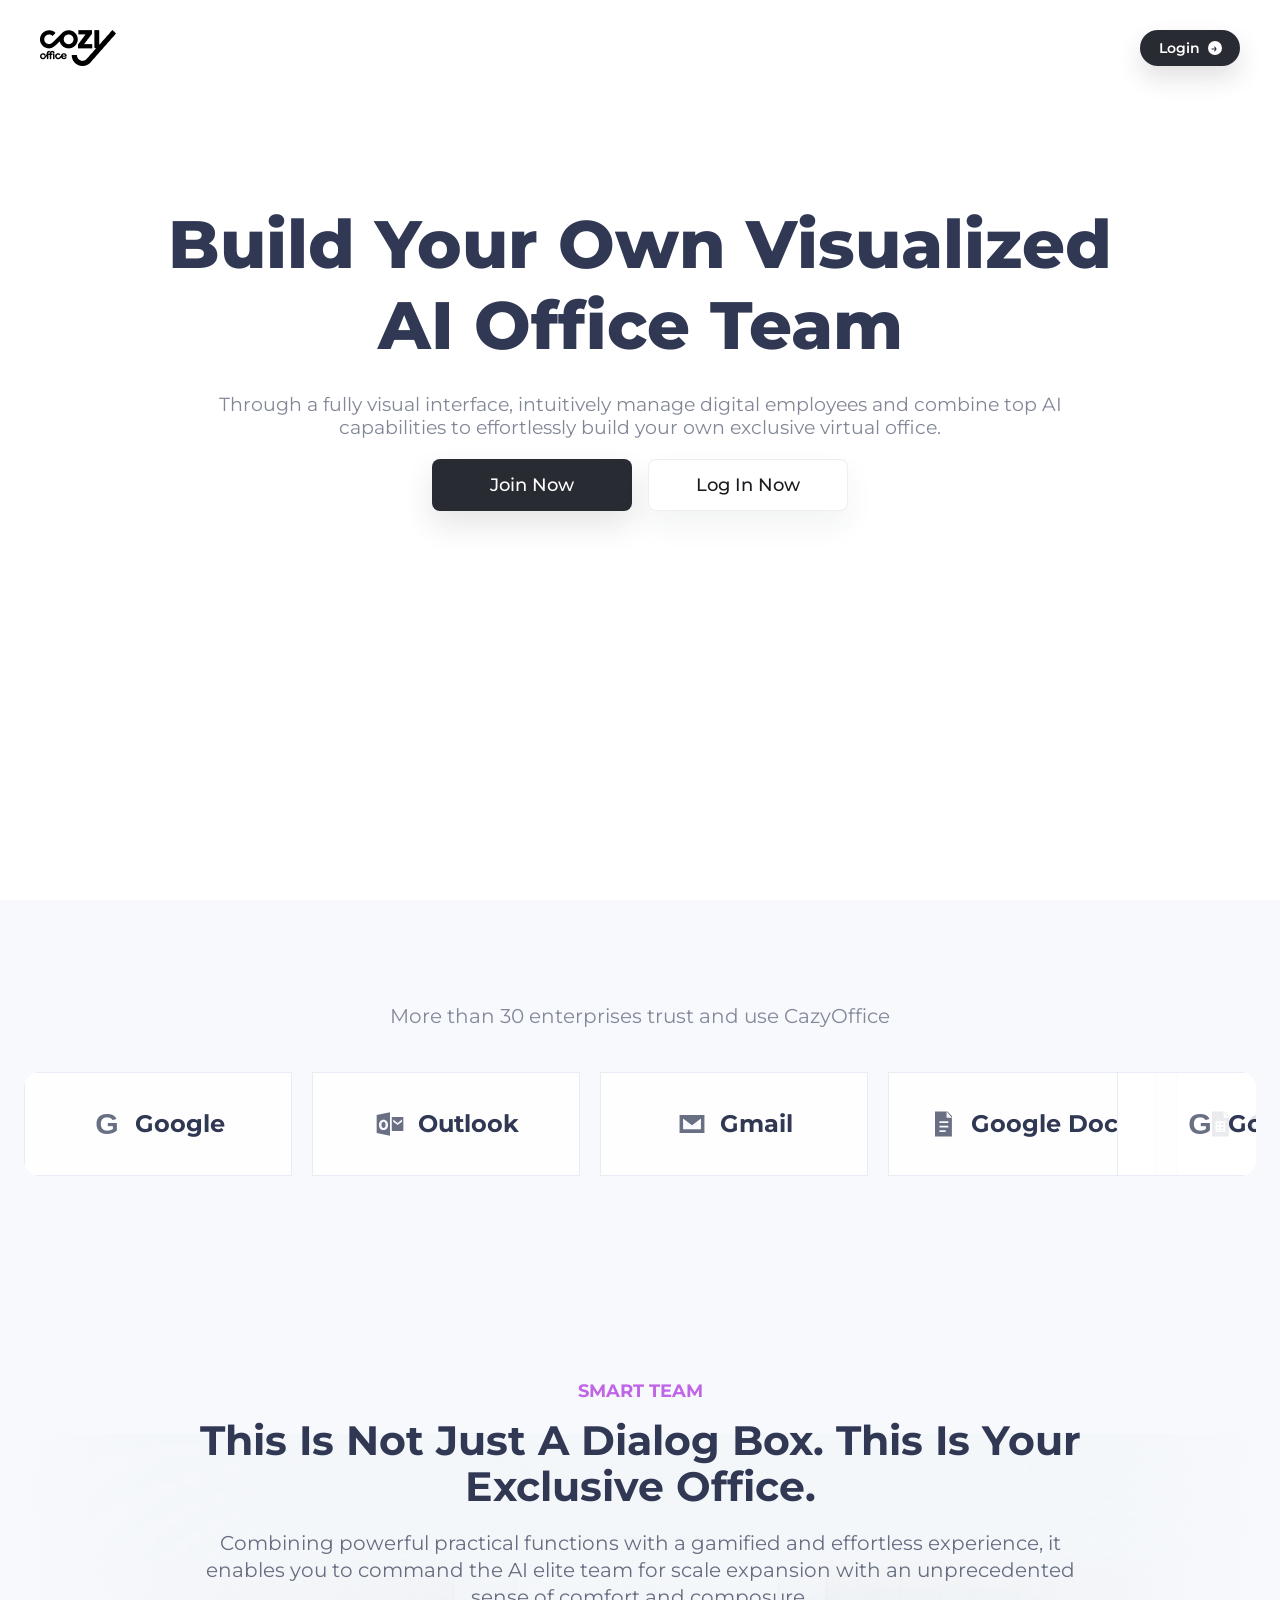
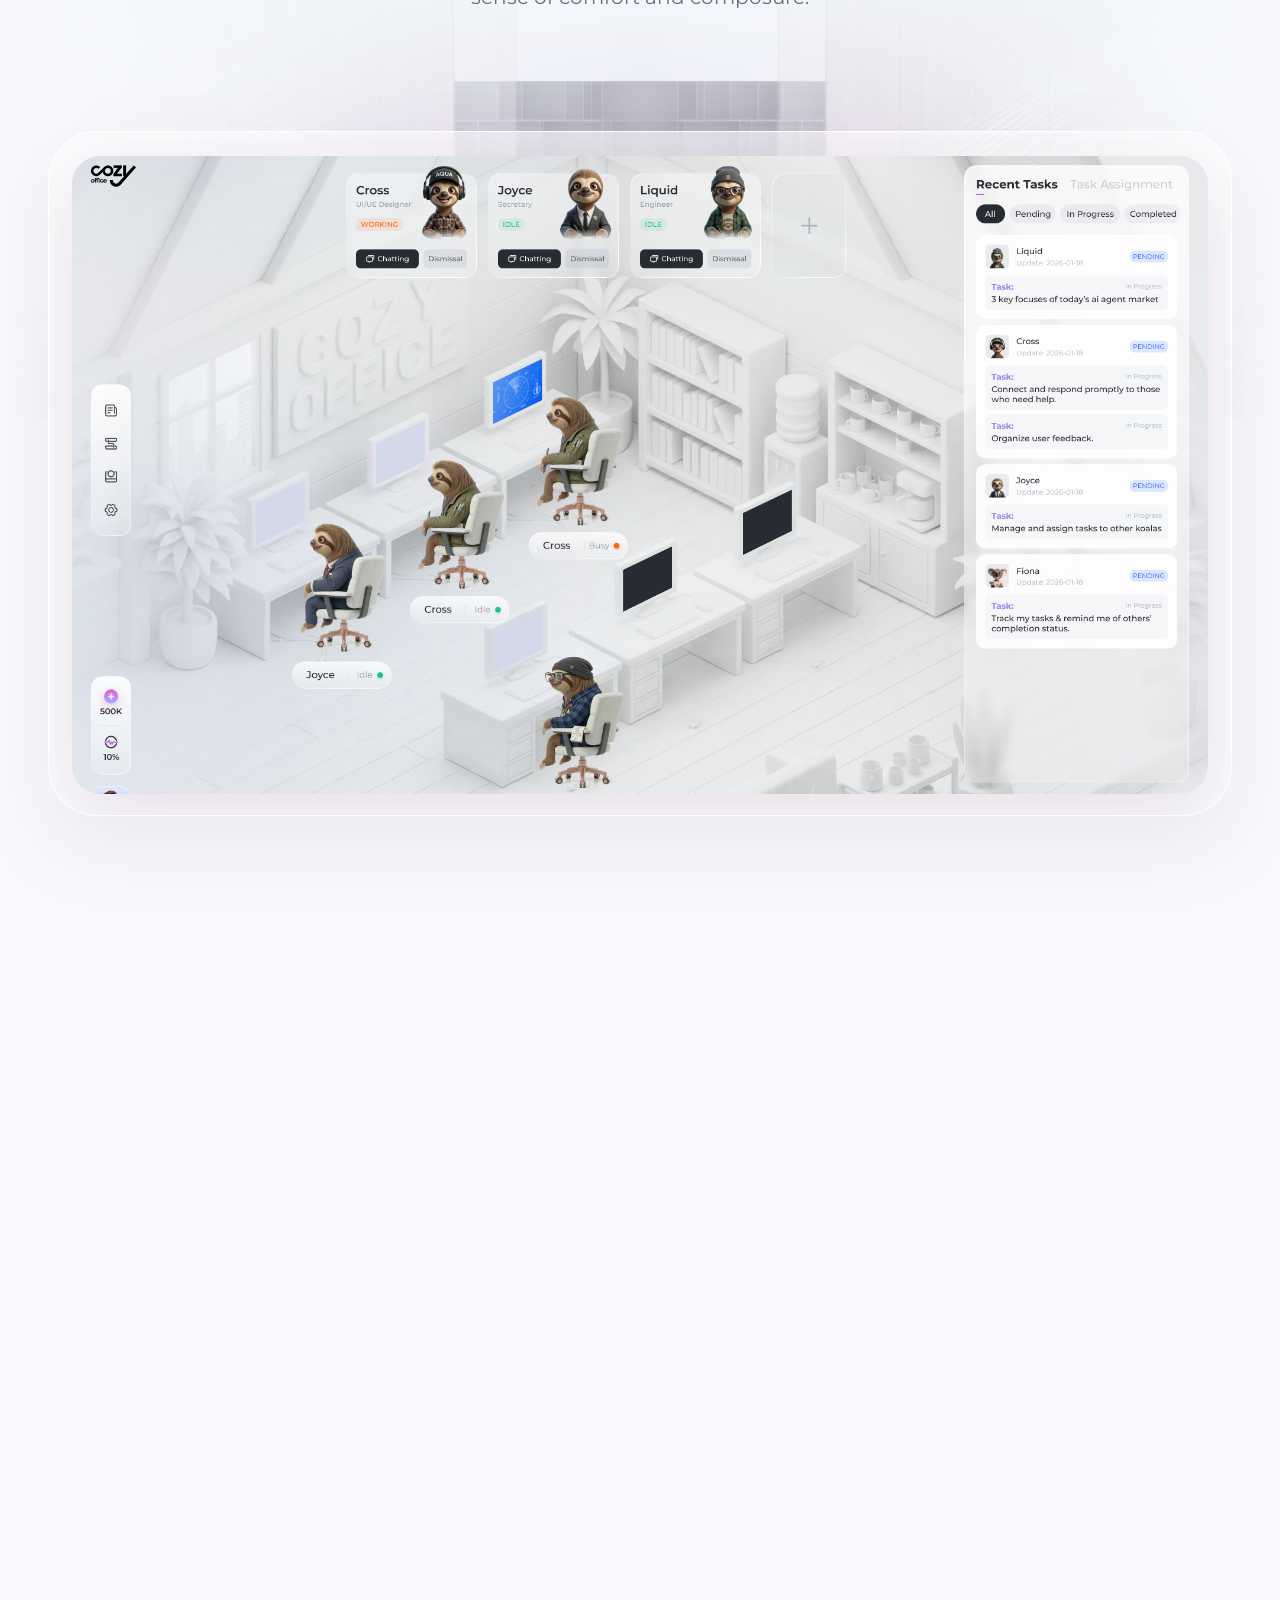
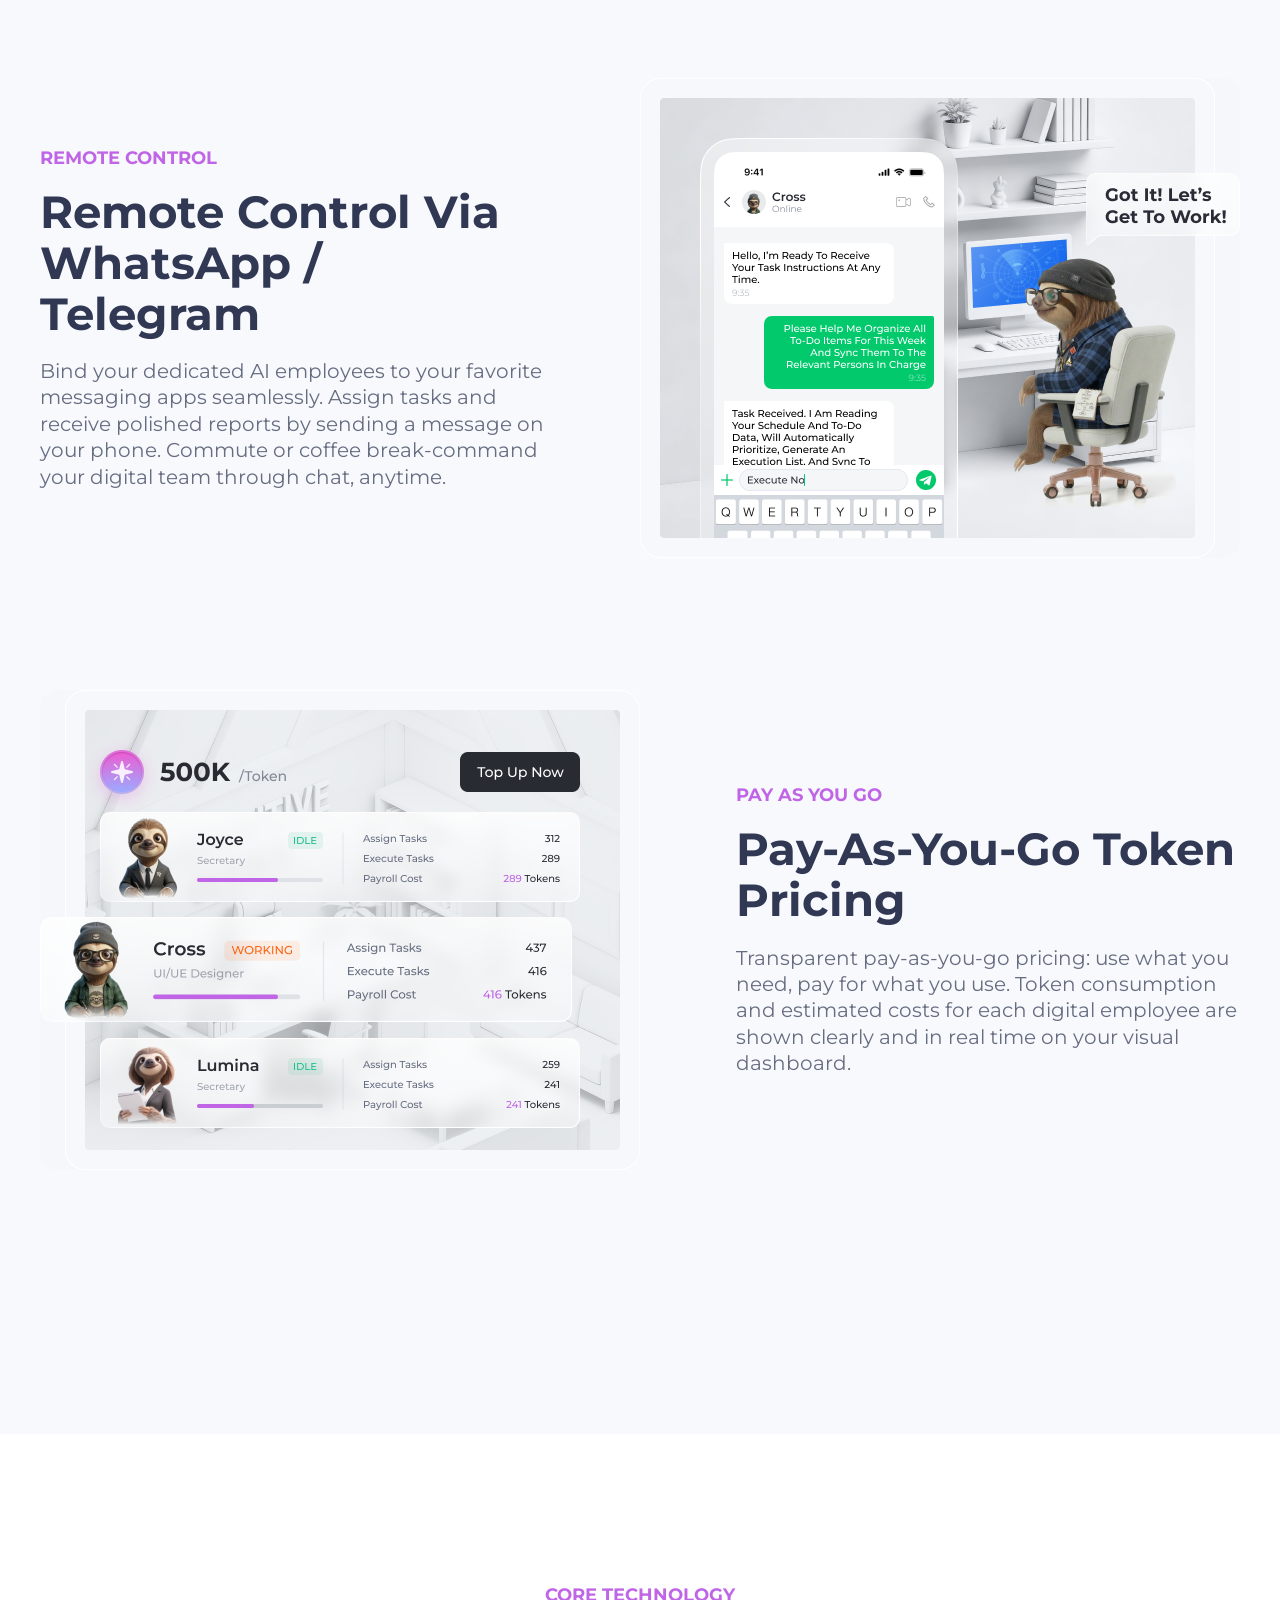
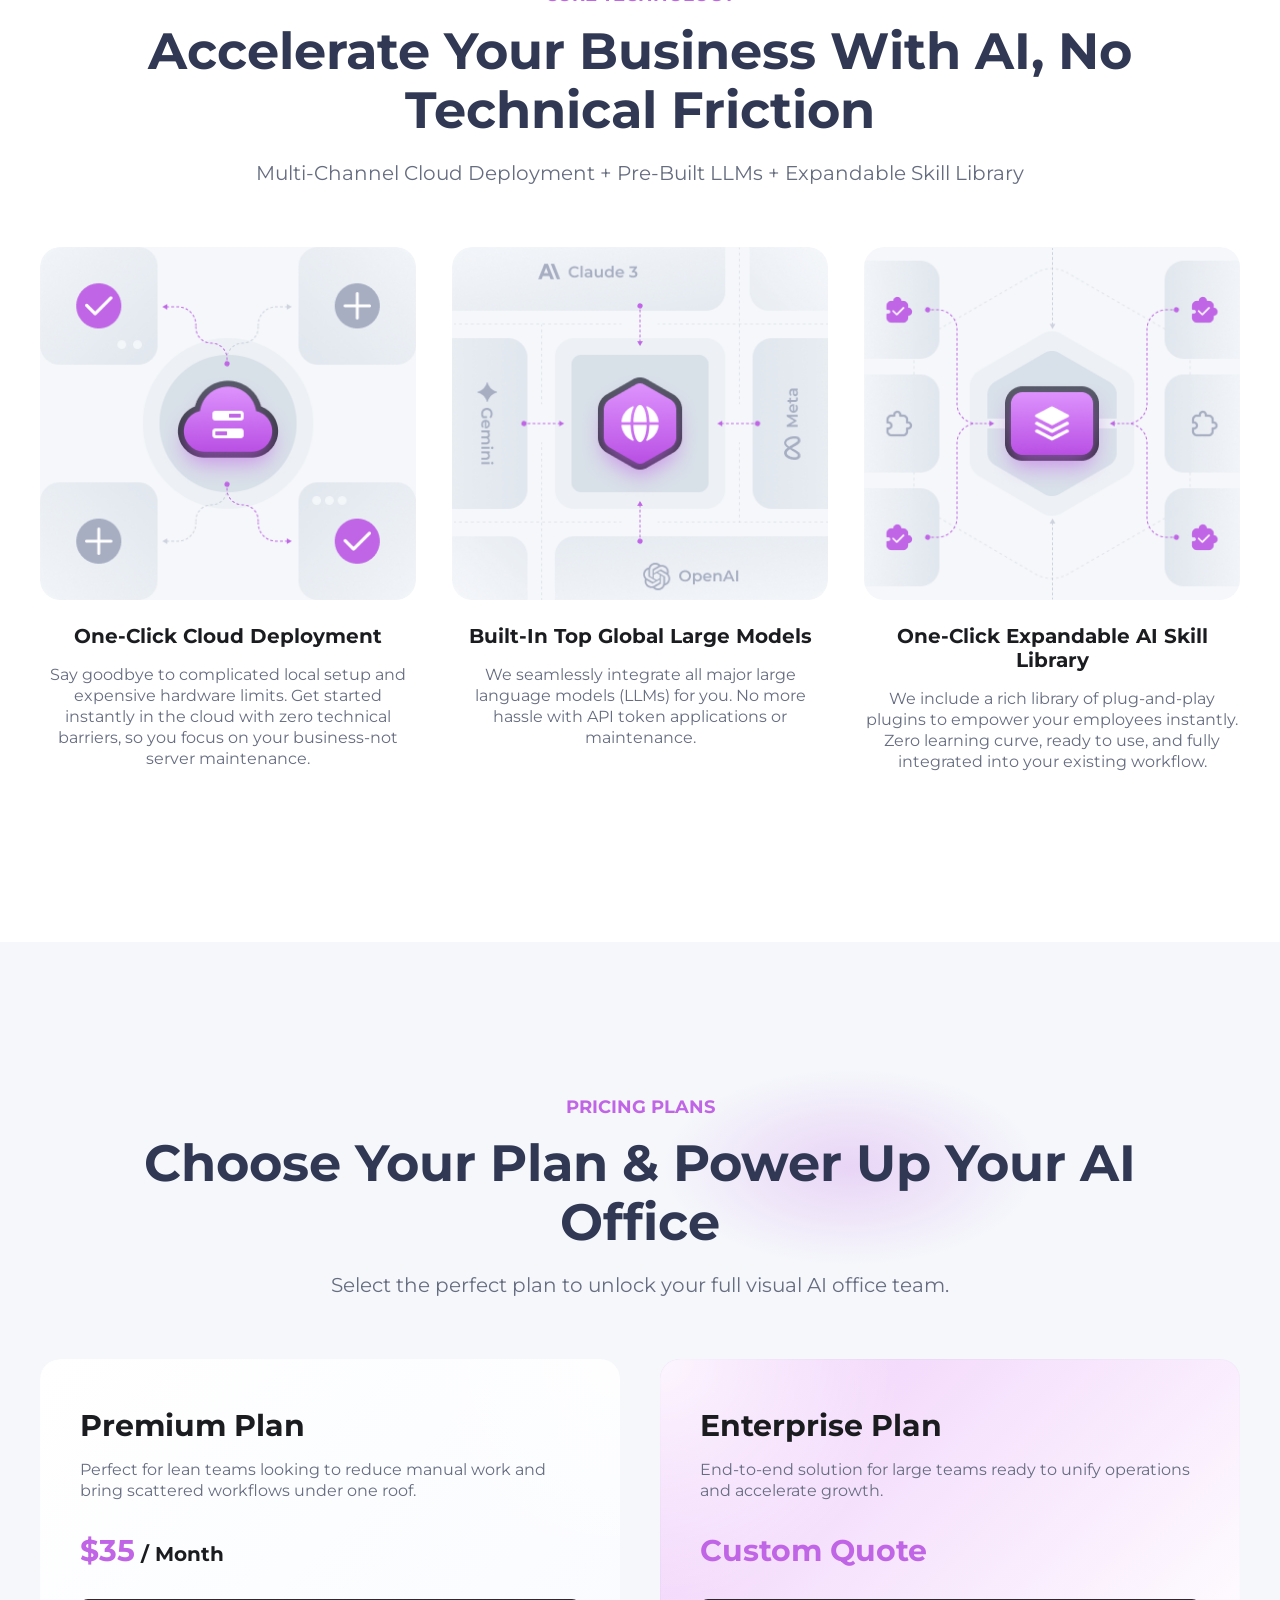
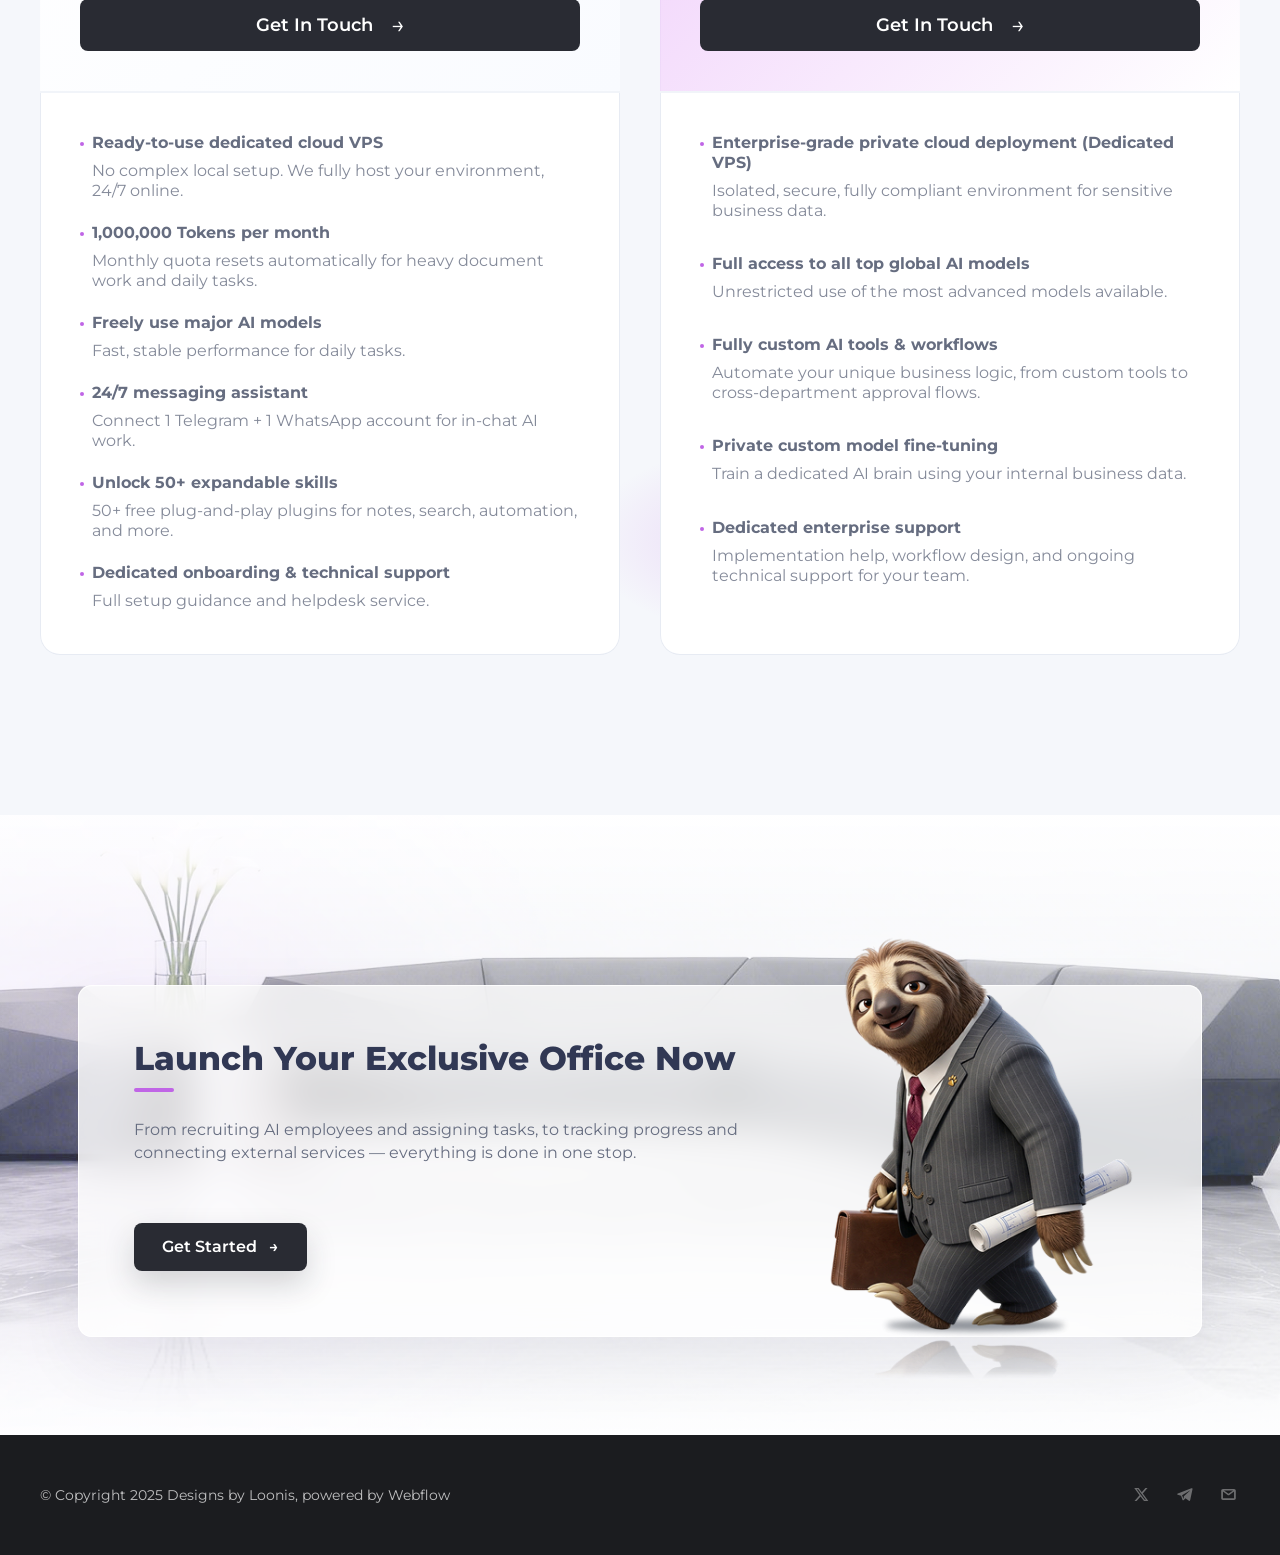
<file: index.html>
<!doctype html>
<html lang="en">
  <head>
    <meta charset="UTF-8" />
    <meta name="viewport" content="width=device-width, initial-scale=1.0" />
    <title>CozyOffice</title>
    <link rel="preconnect" href="https://fonts.googleapis.com" />
    <link rel="preconnect" href="https://fonts.gstatic.com" crossorigin />
    <link href="https://fonts.googleapis.com/css2?family=Montserrat:wght@400;500;600;700;800&display=swap" rel="stylesheet" />
    <link rel="stylesheet" href="./styles.css" />
  </head>
  <body>
    <header class="site-header">
      <a class="logo" href="#top" aria-label="CozyOffice home">
        <img src="./assets/logo.png" alt="CozyOffice" />
      </a>
      <nav class="nav-links" aria-label="Primary navigation">
        <a href="#features">Features</a>
        <a href="#technology">Technology</a>
        <a href="#pricing">Pricing</a>
      </nav>
      <a class="login-pill" href="#pricing">Login</a>
    </header>

    <main id="top">
      <section class="hero-section" aria-label="CozyOffice hero">
        <video class="hero-video" autoplay muted loop playsinline preload="auto" poster="./assets/hero-screen.jpg">
          <source src="./assets/hero-bg.mp4" type="video/mp4" />
        </video>
        <div class="hero-copy">
          <h1>Build Your Own Visualized AI Office Team</h1>
          <p>Through a fully visual interface, intuitively manage digital employees and combine top AI capabilities to effortlessly build your own exclusive virtual office.</p>
        </div>
        <div class="hero-hotspots" aria-label="Hero actions">
          <a class="hero-hotspot join-hotspot" href="#pricing">Join Now</a>
          <a class="hero-hotspot login-hotspot" href="#showcase">Log In Now</a>
        </div>
      </section>

      <section class="trusted-strip reveal-in" aria-label="Trusted integrations">
        <p>More than 30 enterprises trust and use CazyOffice</p>
        <div class="integration-window">
          <div class="integration-track">
            <div class="integration-set">
              <span><img class="brand-icon" src="./assets/integrations/google.svg" alt="" />Google</span>
              <span><img class="brand-icon" src="./assets/integrations/outlook.svg" alt="" />Outlook</span>
              <span><img class="brand-icon" src="./assets/integrations/gmail.svg" alt="" />Gmail</span>
              <span><img class="brand-icon" src="./assets/integrations/doc.svg" alt="" />Google Doc</span>
              <span><img class="brand-icon" src="./assets/integrations/sheet.svg" alt="" />Google Sheet</span>
              <span><img class="brand-icon" src="./assets/integrations/telegram.svg" alt="" />Telegram</span>
            </div>
            <div class="integration-set" aria-hidden="true">
              <span><img class="brand-icon" src="./assets/integrations/google.svg" alt="" />Google</span>
              <span><img class="brand-icon" src="./assets/integrations/outlook.svg" alt="" />Outlook</span>
              <span><img class="brand-icon" src="./assets/integrations/gmail.svg" alt="" />Gmail</span>
              <span><img class="brand-icon" src="./assets/integrations/doc.svg" alt="" />Google Doc</span>
              <span><img class="brand-icon" src="./assets/integrations/sheet.svg" alt="" />Google Sheet</span>
              <span><img class="brand-icon" src="./assets/integrations/telegram.svg" alt="" />Telegram</span>
            </div>
          </div>
        </div>
      </section>

      <section class="mockup-section" id="showcase" aria-label="Product preview">
        <div class="section-heading reveal-in">
          <span>Smart Team</span>
          <h2>This Is Not Just A Dialog Box. This Is Your Exclusive Office.</h2>
          <p>Combining powerful practical functions with a gamified and effortless experience, it enables you to command the AI elite team for scale expansion with an unprecedented sense of comfort and composure.</p>
        </div>
        <div class="showcase-frame reveal-in">
          <img class="showcase-img" src="./assets/showcase-office.png" alt="CozyOffice visual AI office dashboard" />
        </div>
      </section>

      <section class="features-section waterfall" id="features">
        <div class="feature-row reveal-in">
          <div class="feature-image">
            <img src="./assets/agent-management.png" alt="Visual agent management interface" />
          </div>
          <article class="feature-copy">
            <span>AI Agents</span>
            <h3>Visual Agent Management</h3>
            <p>Ditch complex local configuration. With a full-cloud architecture and intuitive 2.5D office interface, you can elegantly assign tasks to your ready AI team with just a click.</p>
          </article>
        </div>

        <div class="feature-row reverse reveal-in">
          <div class="feature-image">
            <img src="./assets/remote-control.png" alt="Remote control via WhatsApp and Telegram" />
          </div>
          <article class="feature-copy">
            <span>Remote Control</span>
            <h3>Remote Control Via WhatsApp / Telegram</h3>
            <p>Bind your dedicated AI employees to your favorite messaging apps seamlessly. Assign tasks and receive polished reports by sending a message on your phone. Commute or coffee break-command your digital team through chat, anytime.</p>
          </article>
        </div>

        <div class="feature-row reveal-in">
          <div class="feature-image">
            <img src="./assets/token-pricing.png" alt="Pay as you go token pricing dashboard" />
          </div>
          <article class="feature-copy">
            <span>Pay As You Go</span>
            <h3>Pay-As-You-Go Token Pricing</h3>
            <p>Transparent pay-as-you-go pricing: use what you need, pay for what you use. Token consumption and estimated costs for each digital employee are shown clearly and in real time on your visual dashboard.</p>
          </article>
        </div>
      </section>

      <section class="technology-section" id="technology">
        <div class="section-heading reveal-in">
          <span>Core Technology</span>
          <h2>Accelerate Your Business With AI, No Technical Friction</h2>
          <p>Multi-Channel Cloud Deployment + Pre-Built LLMs + Expandable Skill Library</p>
        </div>

        <div class="tech-grid">
          <article class="reveal-in">
            <img src="./assets/cloud-deploy.png" alt="" />
            <h3>One-Click Cloud Deployment</h3>
            <p>Say goodbye to complicated local setup and expensive hardware limits. Get started instantly in the cloud with zero technical barriers, so you focus on your business-not server maintenance.</p>
          </article>
          <article class="reveal-in">
            <img src="./assets/models.png" alt="" />
            <h3>Built-In Top Global Large Models</h3>
            <p>We seamlessly integrate all major large language models (LLMs) for you. No more hassle with API token applications or maintenance.</p>
          </article>
          <article class="reveal-in">
            <img src="./assets/skill-library.png" alt="" />
            <h3>One-Click Expandable AI Skill Library</h3>
            <p>We include a rich library of plug-and-play plugins to empower your employees instantly. Zero learning curve, ready to use, and fully integrated into your existing workflow.</p>
          </article>
        </div>
      </section>

      <section class="pricing-section" id="pricing">
        <div class="section-heading reveal-in">
          <span>Pricing Plans</span>
          <h2>Choose Your Plan &amp; Power Up Your AI Office</h2>
          <p>Select the perfect plan to unlock your full visual AI office team.</p>
        </div>

        <div class="pricing-grid">
          <article class="pricing-card reveal-in">
            <div class="pricing-top premium">
              <h3>Premium Plan</h3>
              <p>Perfect for lean teams looking to reduce manual work and bring scattered workflows under one roof.</p>
              <strong><b>$35</b> / Month</strong>
              <a class="btn btn-dark" href="mailto:hello@cozyoffice.ai">Get In Touch <span>→</span></a>
            </div>
            <ul>
              <li><strong>Ready-to-use dedicated cloud VPS</strong><span>No complex local setup. We fully host your environment, 24/7 online.</span></li>
              <li><strong>1,000,000 Tokens per month</strong><span>Monthly quota resets automatically for heavy document work and daily tasks.</span></li>
              <li><strong>Freely use major AI models</strong><span>Fast, stable performance for daily tasks.</span></li>
              <li><strong>24/7 messaging assistant</strong><span>Connect 1 Telegram + 1 WhatsApp account for in-chat AI work.</span></li>
              <li><strong>Unlock 50+ expandable skills</strong><span>50+ free plug-and-play plugins for notes, search, automation, and more.</span></li>
              <li><strong>Dedicated onboarding &amp; technical support</strong><span>Full setup guidance and helpdesk service.</span></li>
            </ul>
          </article>

          <article class="pricing-card reveal-in">
            <div class="pricing-top enterprise">
              <h3>Enterprise Plan</h3>
              <p>End-to-end solution for large teams ready to unify operations and accelerate growth.</p>
              <strong><b>Custom Quote</b></strong>
              <a class="btn btn-dark" href="mailto:hello@cozyoffice.ai">Get In Touch <span>→</span></a>
            </div>
            <ul>
              <li><strong>Enterprise-grade private cloud deployment (Dedicated VPS)</strong><span>Isolated, secure, fully compliant environment for sensitive business data.</span></li>
              <li><strong>Full access to all top global AI models</strong><span>Unrestricted use of the most advanced models available.</span></li>
              <li><strong>Fully custom AI tools &amp; workflows</strong><span>Automate your unique business logic, from custom tools to cross-department approval flows.</span></li>
              <li><strong>Private custom model fine-tuning</strong><span>Train a dedicated AI brain using your internal business data.</span></li>
              <li><strong>Dedicated enterprise support</strong><span>Implementation help, workflow design, and ongoing technical support for your team.</span></li>
            </ul>
          </article>
        </div>
      </section>

      <section class="footer-cta reveal-in">
        <div class="footer-bg"></div>
        <div class="footer-content">
          <h2>Launch Your Exclusive Office Now</h2>
          <p>From recruiting AI employees and assigning tasks, to tracking progress and connecting external services — everything is done in one stop.</p>
          <a class="btn btn-footer" href="#pricing">Get Started <span>→</span></a>
        </div>
        <img class="footer-character" src="./assets/footer-character.png" alt="" />
      </section>
    </main>

    <footer class="site-footer">
      <p>© Copyright 2025 Designs by Loonis, powered by Webflow</p>
      <div class="footer-icons" aria-label="Social links">
        <a href="#" aria-label="X">
          <svg viewBox="0 0 24 24" aria-hidden="true">
            <path d="M18.2 3.8h2.7l-6 6.8 7 9.6h-5.5l-4.3-5.8-5 5.8H4.4l6.4-7.4-6.7-9h5.6l3.9 5.2 4.6-5.2Zm-.9 14.7h1.5L8.8 5.4H7.2l10.1 13.1Z" />
          </svg>
        </a>
        <a href="#" aria-label="Telegram">
          <svg viewBox="0 0 24 24" aria-hidden="true">
            <path d="M20.7 4.2 3.6 10.8c-1 .4-1 1.1-.2 1.4l4.3 1.3 1.7 5.1c.2.5.4.7.8.7.4 0 .6-.2.9-.5l2.1-2.1 4.4 3.2c.8.5 1.4.2 1.6-.8l2.9-13.6c.3-1.2-.4-1.7-1.4-1.3Zm-11.8 8.9 9.4-5.9c.5-.3.9-.1.5.2l-7.6 6.9-.3 3.3-2-4.5Z" />
          </svg>
        </a>
        <a href="mailto:hello@cozyoffice.ai" aria-label="Email">
          <svg viewBox="0 0 24 24" aria-hidden="true">
            <path d="M5 5h14c1.2 0 2.2 1 2.2 2.2v9.6c0 1.2-1 2.2-2.2 2.2H5c-1.2 0-2.2-1-2.2-2.2V7.2C2.8 6 3.8 5 5 5Zm14 3.1-6.3 4.7c-.4.3-.9.3-1.3 0L5 8.1v8.7h14V8.1Zm-1.2-1.3H6.2l5.8 4.3 5.8-4.3Z" />
          </svg>
        </a>
      </div>
    </footer>
    <script src="./script.js"></script>
  </body>
</html>
</file>
<file: styles.css>
:root {
  --bg: #f7f9fd;
  --white: #ffffff;
  --ink: #1b1c1f;
  --ink-soft: #292b33;
  --heading: #313854;
  --muted: #666d80;
  --muted-light: #8b92a5;
  --line: #e8edf5;
  --panel: #f4f7fa;
  --purple: #c065e6;
  --purple-light: #e7b8fb;
  --shadow: 0 28px 70px rgba(49, 56, 84, 0.12);
}

* {
  box-sizing: border-box;
}

html {
  scroll-behavior: smooth;
}

body {
  margin: 0;
  background: var(--bg);
  color: var(--ink);
  font-family: "Montserrat", -apple-system, BlinkMacSystemFont, "Segoe UI", sans-serif;
  -webkit-font-smoothing: antialiased;
  overflow-x: hidden;
}

a {
  color: inherit;
  text-decoration: none;
}

img {
  display: block;
  max-width: 100%;
}

.sr-only {
  position: absolute;
  width: 1px;
  height: 1px;
  padding: 0;
  margin: -1px;
  overflow: hidden;
  clip: rect(0, 0, 0, 0);
  white-space: nowrap;
  border: 0;
}

.site-header {
  position: fixed;
  z-index: 10;
  top: 30px;
  left: 50%;
  display: grid;
  grid-template-columns: 1fr auto 1fr;
  align-items: center;
  width: min(1840px, calc(100% - 80px));
  height: 36px;
  transform: translateX(-50%);
  pointer-events: none;
}

.logo {
  grid-column: 1;
  justify-self: start;
  display: inline-flex;
  align-items: center;
  pointer-events: auto;
}

.logo img {
  width: 76px;
  height: 36px;
  object-fit: contain;
  opacity: 1;
}

.nav-links {
  grid-column: 2;
  display: none;
  align-items: center;
  justify-content: center;
  gap: 36px;
  color: rgba(41, 43, 51, 0.72);
  font-size: 14px;
  font-weight: 600;
  pointer-events: auto;
}

.nav-links a {
  transition: color 160ms ease;
}

.nav-links a:hover {
  color: var(--ink-soft);
}

.login-pill {
  grid-column: 3;
  justify-self: end;
  display: inline-flex;
  align-items: center;
  justify-content: center;
  width: 100px;
  height: 36px;
  border-radius: 999px;
  background: var(--ink-soft);
  color: #fff;
  font-size: 14px;
  font-weight: 600;
  box-shadow: 0 12px 24px rgba(41, 43, 51, 0.14);
  pointer-events: auto;
}

.login-pill::after {
  content: "→";
  display: inline-flex;
  align-items: center;
  justify-content: center;
  width: 14px;
  height: 14px;
  margin-left: 8px;
  border-radius: 50%;
  background: #fff;
  color: var(--ink-soft);
  font-size: 11px;
  line-height: 1;
}

.hero-section {
  position: relative;
  height: 100vh;
  height: 100dvh;
  min-height: 0;
  overflow: hidden;
  padding-top: 0;
  background: #f7f9fd url("./assets/hero-screen.jpg") top center / cover no-repeat;
  background-size: max(100vw, calc(100dvh * 1.7777778)) auto;
}

.hero-video {
  position: absolute;
  z-index: 1;
  inset: 0;
  width: 100%;
  height: 100%;
  object-fit: cover;
  object-position: top center;
  pointer-events: none;
}

.hero-section::before {
  content: "";
  position: absolute;
  z-index: 2;
  inset: 0;
  background: transparent;
  pointer-events: none;
}

.hero-copy {
  position: absolute;
  z-index: 3;
  left: 50%;
  top: 22.8%;
  width: min(1000px, calc(100% - 48px));
  transform: translateX(-50%);
  text-align: center;
  pointer-events: none;
}

.hero-copy h1 {
  margin: 0;
  color: var(--heading);
  font-size: clamp(44px, 5.2vw, 70px);
  line-height: 1.21;
  font-weight: 800;
  letter-spacing: 0;
  text-transform: capitalize;
}

.hero-copy p {
  width: min(900px, 100%);
  margin: 28px auto 0;
  color: rgba(102, 109, 128, 0.82);
  font-size: clamp(15px, 1.45vw, 20px);
  line-height: 1.2;
  font-weight: 400;
}

.btn {
  display: inline-flex;
  align-items: center;
  justify-content: center;
  min-width: 200px;
  height: 52px;
  padding: 0 28px;
  border-radius: 8px;
  border: 0;
  font-size: 18px;
  font-weight: 600;
  line-height: 1;
  transition: transform 180ms ease, box-shadow 180ms ease, background 180ms ease;
}

.btn:hover {
  transform: translateY(-2px);
}

.btn-primary {
  background: linear-gradient(135deg, var(--purple), #d77df5);
  color: white;
  box-shadow: 0 16px 34px rgba(192, 101, 230, 0.25);
}

.btn-outline {
  background: rgba(255, 255, 255, 0.88);
  color: var(--ink-soft);
  box-shadow: inset 0 0 0 1px rgba(198, 205, 219, 0.72);
}

.btn-dark {
  width: 100%;
  background: var(--ink-soft);
  color: white;
  gap: 18px;
}

.btn-dark span {
  font-size: 24px;
  font-weight: 400;
}

.btn-footer {
  min-width: 150px;
  height: 48px;
  border-radius: 8px;
  background: var(--ink-soft);
  color: #fff;
  font-size: 16px;
  gap: 12px;
  box-shadow: 0 14px 30px rgba(41, 43, 51, 0.18);
}

.hero-hotspots {
  position: absolute;
  z-index: 3;
  left: 50%;
  top: 51%;
  display: flex;
  gap: 16px;
  transform: translateX(-50%);
}

.hero-hotspot {
  display: inline-flex;
  align-items: center;
  justify-content: center;
  width: 200px;
  height: 52px;
  overflow: hidden;
  border-radius: 8px;
  color: #fff;
  background: var(--ink-soft);
  font-size: 18px;
  font-weight: 500;
  box-shadow: 0 14px 30px rgba(41, 43, 51, 0.12);
  transition: transform 180ms ease, box-shadow 180ms ease;
}

.hero-hotspot:hover {
  transform: translateY(-2px);
  box-shadow: 0 18px 38px rgba(41, 43, 51, 0.16);
}

.login-hotspot {
  background: rgba(255, 255, 255, 0.92);
  color: var(--ink);
  box-shadow: inset 0 0 0 1px rgba(198, 205, 219, 0.35), 0 14px 30px rgba(41, 43, 51, 0.06);
}

.hero-hotspot:focus-visible {
  outline: 3px solid rgba(192, 101, 230, 0.65);
  outline-offset: 4px;
}

.trusted-strip {
  min-height: 392px;
  margin-top: 0;
  padding: 104px 0 0;
  background: #f7f9fd;
  text-align: center;
}

.trusted-strip p {
  width: min(1000px, calc(100% - 48px));
  margin: 0 auto 44px;
  color: var(--muted);
  font-size: 20px;
  font-weight: 400;
  line-height: 1.2;
  opacity: 0.8;
}

.integration-window {
  width: min(1400px, calc(100% - 48px));
  height: 104px;
  margin: 0 auto;
  overflow: hidden;
  border-radius: 16px;
  background: transparent;
}

.integration-track {
  display: flex;
  width: max-content;
  animation: logoDrift 24s linear infinite;
}

.integration-window:hover .integration-track {
  animation-play-state: paused;
}

.integration-set {
  display: flex;
  flex: 0 0 auto;
  gap: 20px;
  padding-right: 20px;
}

.integration-set span {
  display: flex;
  align-items: center;
  justify-content: center;
  gap: 12px;
  flex: 0 0 268px;
  height: 104px;
  border: 1px solid #e8edf5;
  border-radius: 0;
  background: rgba(255, 255, 255, 0.86);
  color: var(--heading);
  font-size: 24px;
  font-weight: 700;
  line-height: 1.2;
}

.brand-icon {
  flex: 0 0 auto;
  width: 32px;
  height: 32px;
  object-fit: contain;
}

.mockup-section {
  position: relative;
  overflow: hidden;
  min-height: auto;
  padding: 88px 0 250px;
  background: #f7f9fd;
}

.mockup-section::before,
.mockup-section::after {
  content: "";
  position: absolute;
  left: 50%;
  pointer-events: none;
  transform: translateX(-50%);
}

.mockup-section::before {
  z-index: 0;
  top: 142px;
  width: 100vw;
  height: min(1004px, 52.3vw);
  background: url("./assets/purple.png") center top / 100% auto no-repeat;
  opacity: 1;
}

.mockup-section::after {
  z-index: 0;
  top: 142px;
  width: 100vw;
  height: min(1004px, 52.3vw);
  background: linear-gradient(90deg, #f7f9fd 0%, rgba(247, 249, 253, 0) 13%, rgba(247, 249, 253, 0) 87%, #f7f9fd 100%);
  opacity: 1;
}

.showcase-frame {
  position: relative;
  z-index: 1;
  left: 50%;
  width: min(1200px, calc(100% - 96px));
  aspect-ratio: 1200 / 695;
  max-width: none;
  margin-top: 120px;
  overflow: hidden;
  padding: 24px 23px 21px;
  border: 1px solid #fff;
  border-radius: 48px;
  background: rgba(255, 255, 255, 0.59);
  filter: drop-shadow(0 28px 39.2px rgba(78, 0, 65, 0.08));
  transform: translateX(-50%);
}

.showcase-frame.reveal-in {
  transform: translateX(-50%);
}

.showcase-frame.reveal-in.is-visible {
  transform: translateX(-50%) translateY(0);
}

.showcase-img {
  width: 100%;
  height: 100%;
  border-radius: 28px;
  filter: drop-shadow(0 28px 39.2px rgba(78, 0, 65, 0.08));
  object-fit: cover;
  object-position: center;
}

.section-heading {
  width: min(1000px, calc(100% - 48px));
  margin: 0 auto 60px;
  text-align: center;
}

.mockup-section .section-heading {
  position: relative;
  z-index: 1;
  margin-bottom: 0;
}

.mockup-section .section-heading.reveal-in {
  transform: none;
}

.mockup-section .section-heading h2 {
  font-size: clamp(34px, 3.2vw, 46px);
  line-height: 1.12;
}

.section-heading span {
  display: block;
  margin-bottom: 16px;
  color: var(--purple);
  font-size: 18px;
  font-weight: 700;
  text-transform: uppercase;
}

.section-heading h2 {
  margin: 0;
  color: var(--heading);
  font-size: clamp(34px, 4vw, 52px);
  line-height: 1.15;
  letter-spacing: 0;
}

.section-heading p {
  width: min(900px, 100%);
  margin: 20px auto 0;
  color: var(--muted);
  font-size: 20px;
  line-height: 1.35;
}

.features-section {
  padding: 0 0 132px;
  background: #f7f9fd;
}

.feature-row {
  display: grid;
  grid-template-columns: 600px minmax(0, 1fr);
  gap: 96px;
  align-items: center;
  width: min(1200px, calc(100% - 48px));
  margin: 0 auto 132px;
}

.features-section .feature-row:first-child.reveal-in {
  transform: translateY(0);
}

.feature-row.reverse {
  grid-template-columns: minmax(0, 1fr) 600px;
  margin-top: 20px;
}

.feature-row.reverse .feature-image {
  grid-column: 2;
}

.feature-row.reverse .feature-copy {
  grid-column: 1;
  grid-row: 1;
}

.feature-image {
  overflow: hidden;
  border-radius: 18px;
  background: #f5f7fa;
  box-shadow: none;
  transition: transform 600ms cubic-bezier(.2,.8,.2,1), filter 600ms ease;
}

.feature-image img {
  width: 100%;
}

.feature-copy span {
  color: var(--purple);
  font-size: 18px;
  font-weight: 700;
  text-transform: uppercase;
}

.feature-copy h3 {
  margin: 18px 0 18px;
  color: var(--heading);
  font-size: clamp(34px, 3.5vw, 56px);
  line-height: 1.14;
}

.feature-copy p {
  margin: 0;
  color: var(--muted);
  font-size: 20px;
  line-height: 1.32;
}

.technology-section {
  padding: 150px 0 170px;
  background: #fff;
}

.tech-grid {
  display: grid;
  grid-template-columns: repeat(3, 1fr);
  gap: 36px;
  width: min(1200px, calc(100% - 48px));
  margin: 0 auto;
}

.tech-grid article {
  text-align: center;
  transition: transform 300ms ease;
}

.tech-grid article:hover,
.pricing-card:hover,
.feature-image:hover {
  transform: translateY(-8px);
}

.tech-grid img {
  width: 100%;
  height: auto;
  border-radius: 20px;
}

.tech-grid h3 {
  margin: 24px 0 16px;
  color: var(--ink);
  font-size: 20px;
  line-height: 1.2;
}

.tech-grid p {
  margin: 0;
  color: var(--muted);
  font-size: 16px;
  line-height: 1.32;
}

.pricing-section {
  position: relative;
  overflow: hidden;
  padding: 154px 0 160px;
  background: #f5f7fb;
}

.pricing-section::before,
.pricing-section::after {
  content: "";
  position: absolute;
  width: 400px;
  height: 210px;
  border-radius: 50%;
  background: radial-gradient(ellipse, rgba(192, 101, 230, 0.24), transparent 66%);
  pointer-events: none;
}

.pricing-section::before {
  top: 120px;
  right: 18%;
}

.pricing-section::after {
  bottom: 170px;
  right: 24%;
}

.pricing-grid {
  position: relative;
  z-index: 1;
  display: grid;
  grid-template-columns: repeat(2, 1fr);
  gap: 40px;
  width: min(1200px, calc(100% - 48px));
  margin: 0 auto;
}

.pricing-card {
  overflow: hidden;
  border-radius: 20px;
  background: white;
  box-shadow: inset 0 0 0 1px rgba(228, 232, 241, 0.86);
  transition: transform 300ms ease, box-shadow 300ms ease;
}

.pricing-card:hover {
  box-shadow: 0 30px 70px rgba(49, 56, 84, 0.09), inset 0 0 0 1px rgba(228, 232, 241, 0.86);
}

.pricing-top {
  min-height: 314px;
  padding: 48px 40px 40px;
  border-bottom: 2px solid #f1f4f9;
}

.pricing-top.premium {
  background:
    radial-gradient(circle at right top, rgba(255, 255, 255, 0.76), transparent 34%),
    linear-gradient(135deg, rgba(255, 255, 255, 0.96), #f9fbff);
}

.pricing-top.enterprise {
  background:
    radial-gradient(circle at left top, rgba(255, 255, 255, 0.82), transparent 36%),
    linear-gradient(135deg, rgba(231, 179, 248, 0.64), rgba(255, 255, 255, 0.96));
}

.pricing-top h3 {
  margin: 0 0 16px;
  color: var(--ink);
  font-size: 30px;
}

.pricing-top p {
  min-height: 48px;
  margin: 0 0 24px;
  color: var(--muted);
  font-size: 16px;
  line-height: 1.3;
}

.pricing-top strong {
  display: block;
  margin-bottom: 30px;
  color: var(--ink);
  font-size: 20px;
}

.pricing-top strong b {
  color: var(--purple);
  font-size: 30px;
}

.pricing-card ul {
  display: grid;
  gap: 22px;
  min-height: 548px;
  margin: 0;
  padding: 40px 40px 44px;
  list-style: none;
}

.pricing-card li {
  position: relative;
  padding-left: 12px;
  color: var(--muted);
}

.pricing-card li::before {
  content: "";
  position: absolute;
  left: 0;
  top: 9px;
  width: 4px;
  height: 4px;
  border-radius: 50%;
  background: var(--purple);
}

.pricing-card li strong,
.pricing-card li span {
  display: block;
  font-size: 16px;
  line-height: 1.25;
}

.pricing-card li strong {
  margin-bottom: 8px;
}

.pricing-card li span {
  opacity: 0.8;
}

.footer-cta {
  position: relative;
  min-height: 620px;
  overflow: hidden;
  color: var(--heading);
  background: #f7f9fd;
}

.footer-bg {
  position: absolute;
  inset: 0;
  background:
    linear-gradient(180deg, rgba(247, 249, 253, 0.08) 0%, rgba(247, 249, 253, 0.18) 100%),
    url("./assets/footer-bg.png") center / cover no-repeat;
}

.footer-content {
  position: relative;
  z-index: 2;
  width: min(1124px, calc(100% - 48px));
  min-height: 352px;
  padding: 54px 56px 46px;
  margin: 0 auto;
  top: 170px;
  border-radius: 14px;
  background: rgba(255, 255, 255, 0.82);
  backdrop-filter: blur(20px);
  box-shadow: 0 24px 64px rgba(49, 56, 84, 0.08), inset 0 0 0 1px rgba(255,255,255,0.84);
}

.footer-content h2 {
  max-width: 720px;
  margin: 0 0 26px;
  color: var(--heading);
  font-size: clamp(26px, 2.6vw, 36px);
  line-height: 1.18;
  font-weight: 800;
}

.footer-content h2::after {
  content: "";
  display: block;
  width: 40px;
  height: 4px;
  margin-top: 10px;
  border-radius: 999px;
  background: var(--purple);
}

.reveal-in {
  opacity: 0;
  transform: translateY(44px);
  transition: opacity 760ms ease, transform 760ms cubic-bezier(.2,.8,.2,1);
}

.reveal-in.is-visible {
  opacity: 1;
  transform: translateY(0);
}

@keyframes logoDrift {
  from {
    transform: translateX(0);
  }
  to {
    transform: translateX(-50%);
  }
}

@media (prefers-reduced-motion: reduce) {
  html {
    scroll-behavior: auto;
  }

  *,
  *::before,
  *::after {
    animation-duration: 0.01ms !important;
    animation-iteration-count: 1 !important;
    scroll-behavior: auto !important;
    transition-duration: 0.01ms !important;
  }

  .reveal-in {
    opacity: 1;
    transform: none;
  }
}

.footer-content p {
  max-width: 620px;
  margin: 0 0 58px;
  color: var(--muted);
  font-size: 16px;
  line-height: 1.45;
}

.footer-character {
  position: absolute;
  z-index: 3;
  right: max(58px, calc((100% - 1124px) / 2 + 58px));
  bottom: 54px;
  width: min(359px, 26vw);
}

.site-footer {
  display: flex;
  align-items: center;
  justify-content: space-between;
  gap: 24px;
  min-height: 120px;
  padding: 0 max(24px, calc((100% - 1200px) / 2));
  background: var(--ink);
  color: rgba(255, 255, 255, 0.72);
}

.site-footer p {
  margin: 0;
  font-size: 14px;
}

.footer-icons {
  display: flex;
  align-items: center;
  gap: 20px;
}

.footer-icons a {
  display: inline-flex;
  align-items: center;
  justify-content: center;
  width: 24px;
  height: 24px;
  color: rgba(255, 255, 255, 0.36);
  transition: color 180ms ease, transform 180ms ease;
}

.footer-icons a:hover {
  color: rgba(255, 255, 255, 0.72);
  transform: translateY(-2px);
}

.footer-icons svg {
  width: 19px;
  height: 19px;
  fill: currentColor;
}

@media (max-width: 1180px) {
  .site-header {
    width: calc(100% - 48px);
  }

  .hero-section {
    min-height: 0;
    background-size: max(100vw, calc(100dvh * 1.7777778)) auto;
    background-position: top center;
  }

  .mockup-section {
    min-height: auto;
    padding: 78px 0 180px;
  }

  .mockup-section::before {
    top: 132px;
    width: 100vw;
    height: 52.3vw;
  }

  .mockup-section::after {
    top: 132px;
    width: 100vw;
    height: 52.3vw;
  }

  .showcase-frame {
    width: min(900px, calc(100% - 56px));
    margin-top: 96px;
    padding: 18px;
    border-radius: 34px;
  }

  .showcase-img {
    border-radius: 22px;
  }

  .feature-row,
  .feature-row.reverse,
  .tech-grid,
  .pricing-grid {
    grid-template-columns: 1fr;
  }

  .feature-row,
  .feature-row.reverse {
    max-width: 760px;
    gap: 34px;
  }

  .feature-row.reverse .feature-image,
  .feature-row.reverse .feature-copy {
    grid-column: auto;
    grid-row: auto;
  }

  .tech-grid article {
    max-width: 520px;
    margin: 0 auto;
  }

  .footer-character {
    opacity: 0.42;
    width: 300px;
  }
}

@media (max-width: 760px) {
  .site-header {
    top: 22px;
    grid-template-columns: auto 1fr auto;
    width: calc(100% - 32px);
  }

  .nav-links {
    display: none;
  }

  .login-pill {
    width: 92px;
    height: 34px;
    font-size: 13px;
  }

  .hero-section {
    min-height: 0;
    background-size: max(100vw, calc(100dvh * 1.7777778)) auto;
    background-position: top center;
    padding-top: 0;
  }

  .trusted-strip p,
  .section-heading p,
  .footer-content p {
    font-size: 16px;
  }

  .btn {
    width: 100%;
    min-width: 0;
  }

  .hero-copy {
    top: 18%;
    width: calc(100% - 32px);
  }

  .hero-copy h1 {
    font-size: clamp(34px, 10vw, 48px);
    line-height: 1.16;
  }

  .hero-copy p {
    margin-top: 18px;
    font-size: 14px;
    line-height: 1.35;
  }

  .hero-hotspots {
    top: 48%;
    gap: 10px;
  }

  .hero-hotspot {
    width: 132px;
    height: 42px;
    border-radius: 7px;
    font-size: 14px;
  }

  .trusted-strip {
    min-height: 274px;
    margin-top: 0;
    padding: 58px 0 0;
  }

  .trusted-strip p {
    margin-bottom: 26px;
    font-size: 13px;
  }

  .integration-window {
    width: calc(100% - 28px);
    height: 88px;
  }

  .integration-set {
    gap: 12px;
    padding-right: 12px;
  }

  .integration-set span {
    flex-basis: 210px;
    height: 88px;
    gap: 10px;
    font-size: 15px;
  }

  .brand-icon {
    width: 24px;
    height: 24px;
    border-radius: 6px;
    transform: scale(0.72);
  }

  .mockup-section {
    min-height: auto;
    padding: 58px 0 112px;
  }

  .mockup-section::before {
    top: 106px;
    width: 100vw;
    height: 58vw;
    min-height: 360px;
  }

  .mockup-section::after {
    top: 106px;
    width: 100vw;
    height: 58vw;
    min-height: 360px;
  }

  .showcase-frame {
    width: calc(100% - 28px);
    margin-top: 64px;
    padding: 10px;
    border-radius: 24px;
  }

  .showcase-img {
    border-radius: 16px;
  }

  .technology-section,
  .pricing-section {
    padding: 76px 0;
  }

  .features-section {
    padding: 0 0 76px;
  }

  .section-heading {
    width: calc(100% - 32px);
    margin-bottom: 36px;
  }

  .section-heading h2,
  .feature-copy h3 {
    font-size: 32px;
  }

  .feature-row,
  .feature-row.reverse,
  .tech-grid,
  .pricing-grid {
    width: calc(100% - 28px);
    margin-bottom: 70px;
    gap: 28px;
  }

  .feature-copy p {
    font-size: 16px;
  }

  .pricing-top,
  .pricing-card ul {
    padding-left: 28px;
    padding-right: 28px;
  }

  .pricing-card ul {
    min-height: auto;
  }

  .footer-cta {
    min-height: 560px;
  }

  .footer-content {
    width: calc(100% - 32px);
    margin: 0 auto;
    top: 72px;
    padding: 32px 24px 36px;
  }

  .footer-character {
    right: -20px;
    width: 210px;
    opacity: 0.52;
  }

  .site-footer {
    flex-direction: column;
    align-items: flex-start;
    justify-content: center;
  }
}
</file>
